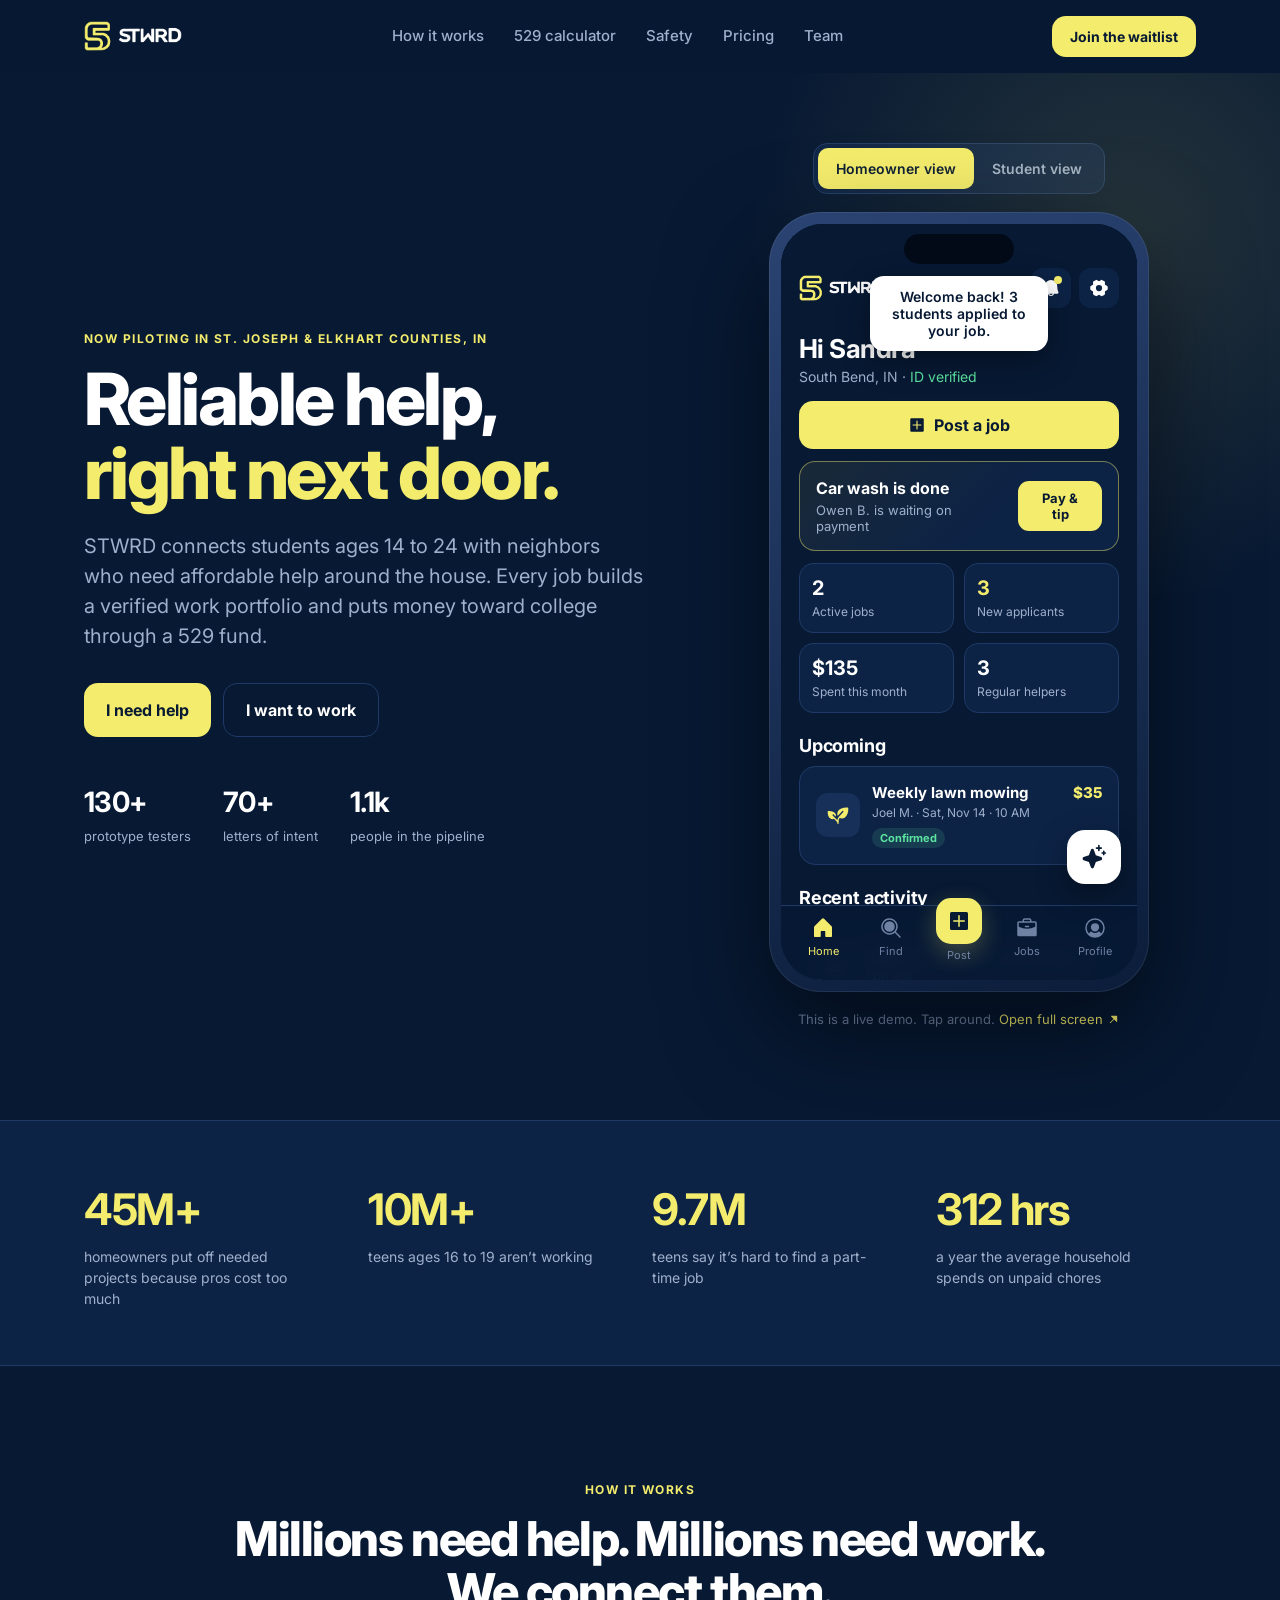
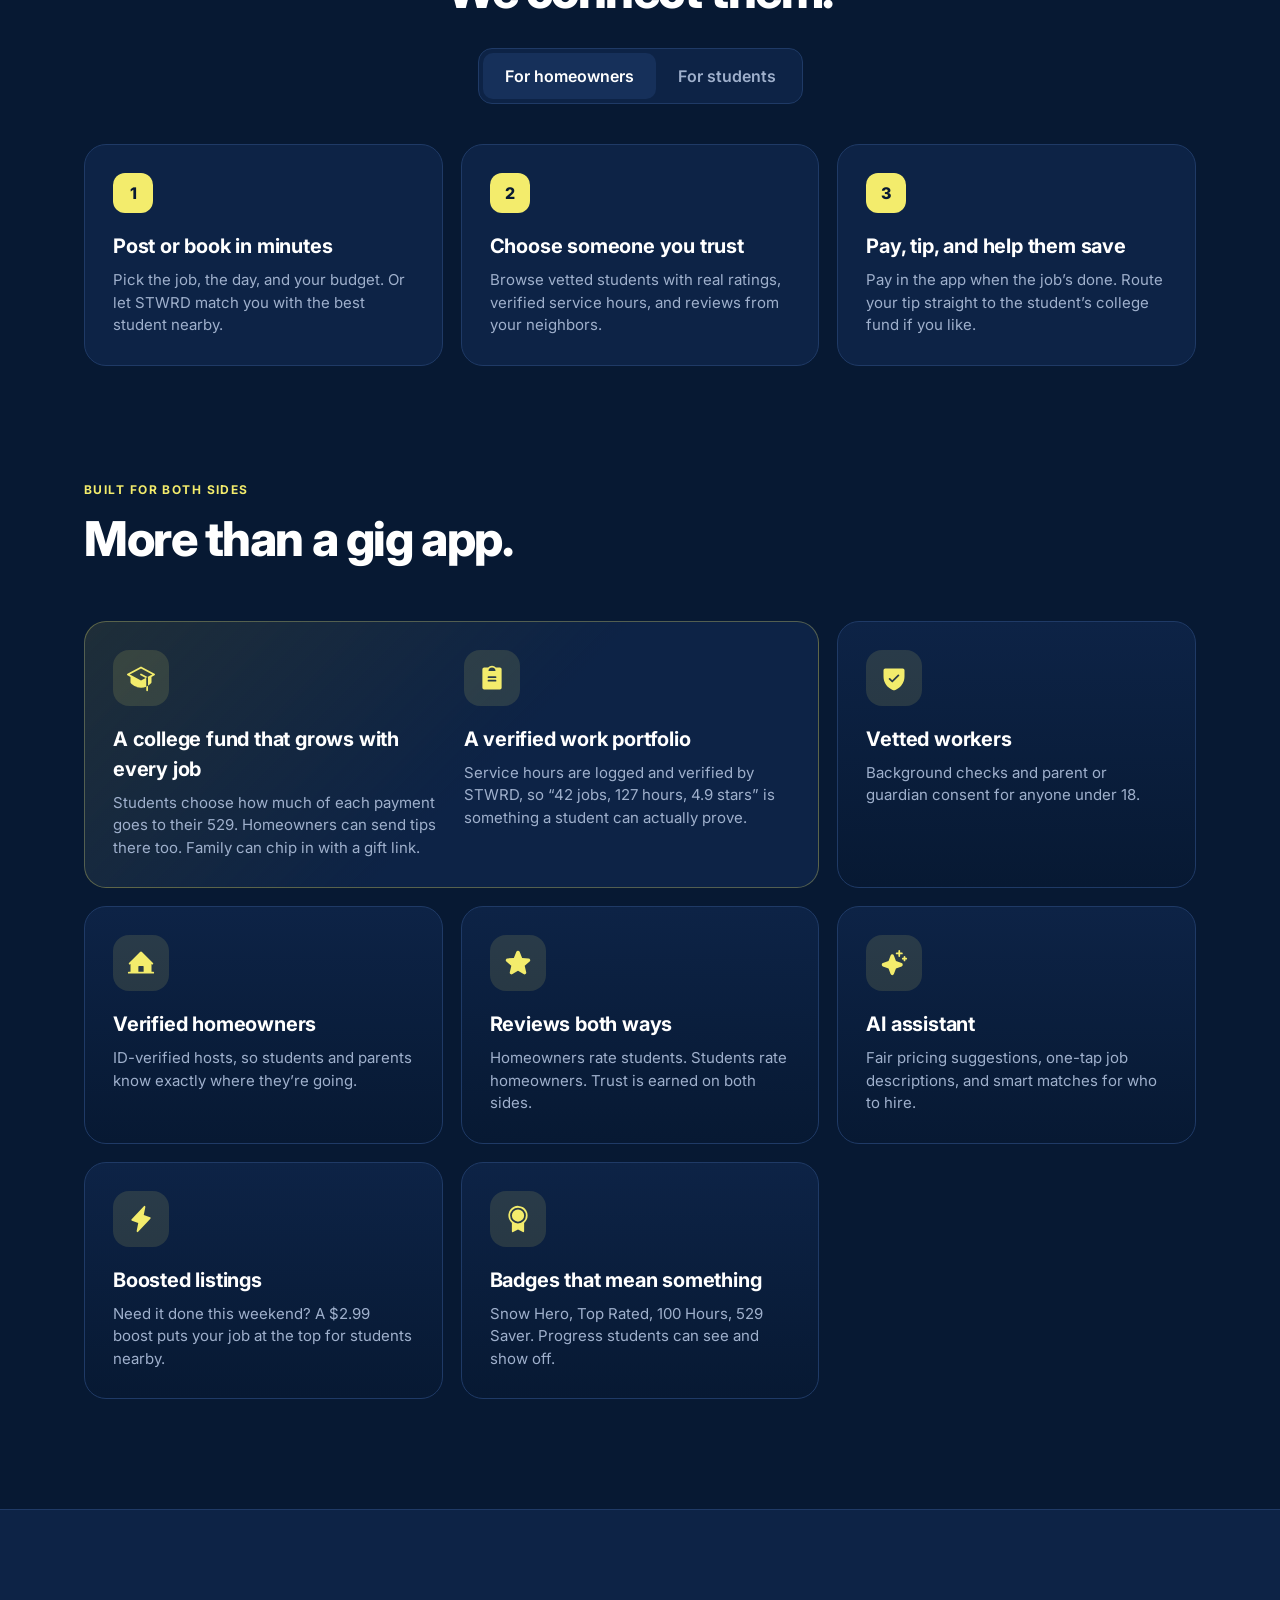
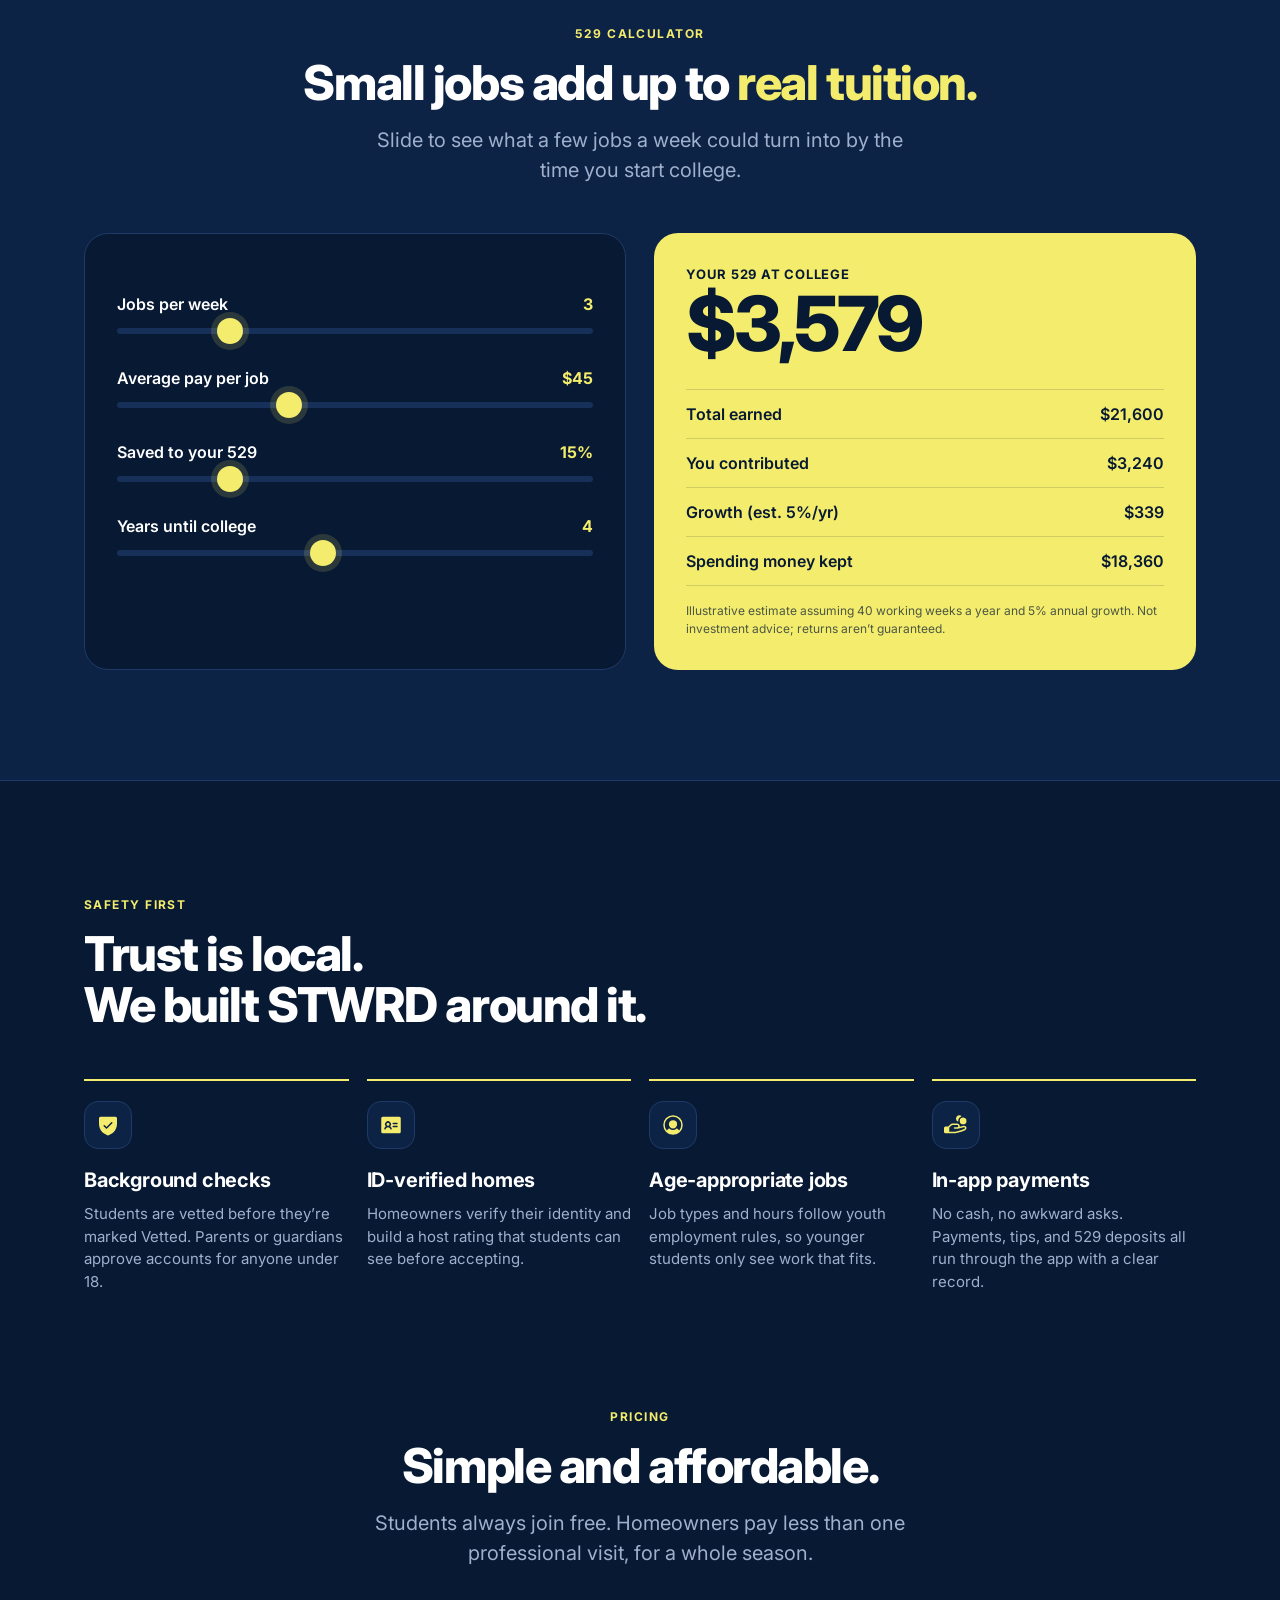
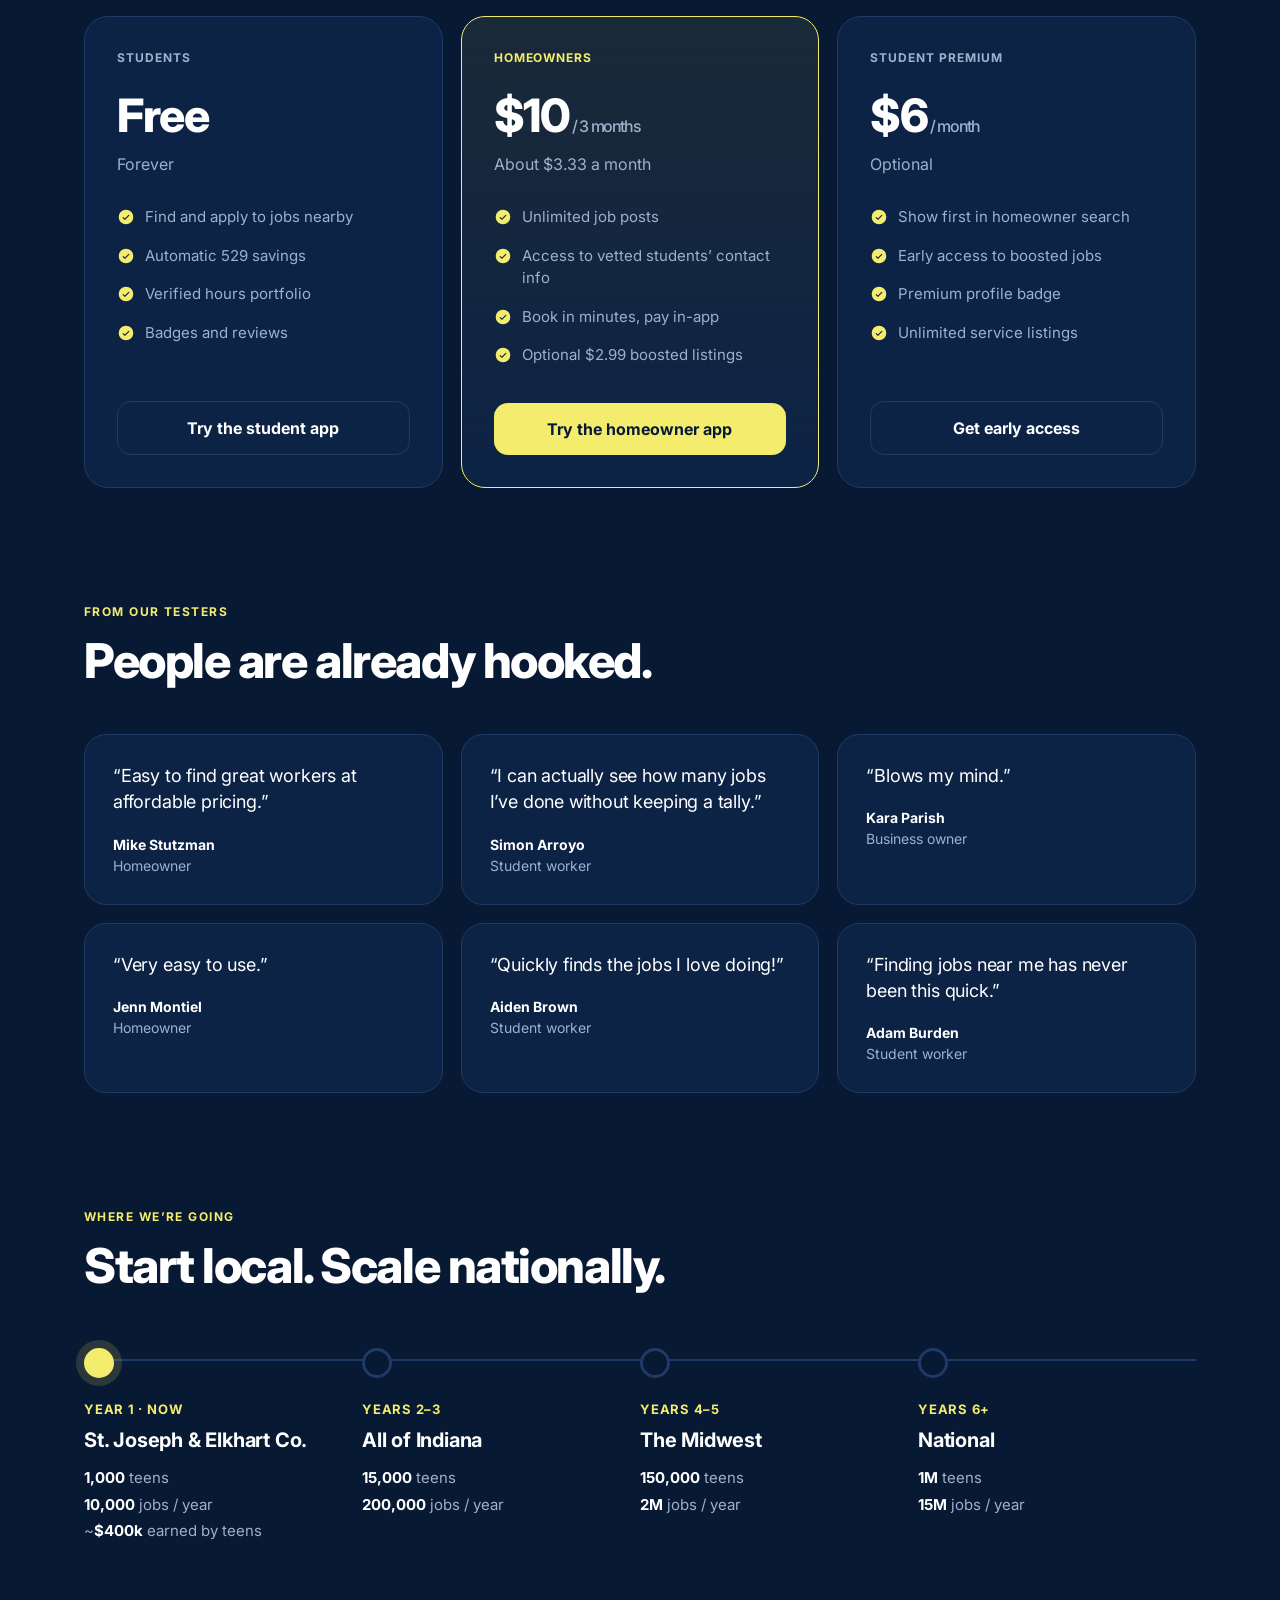
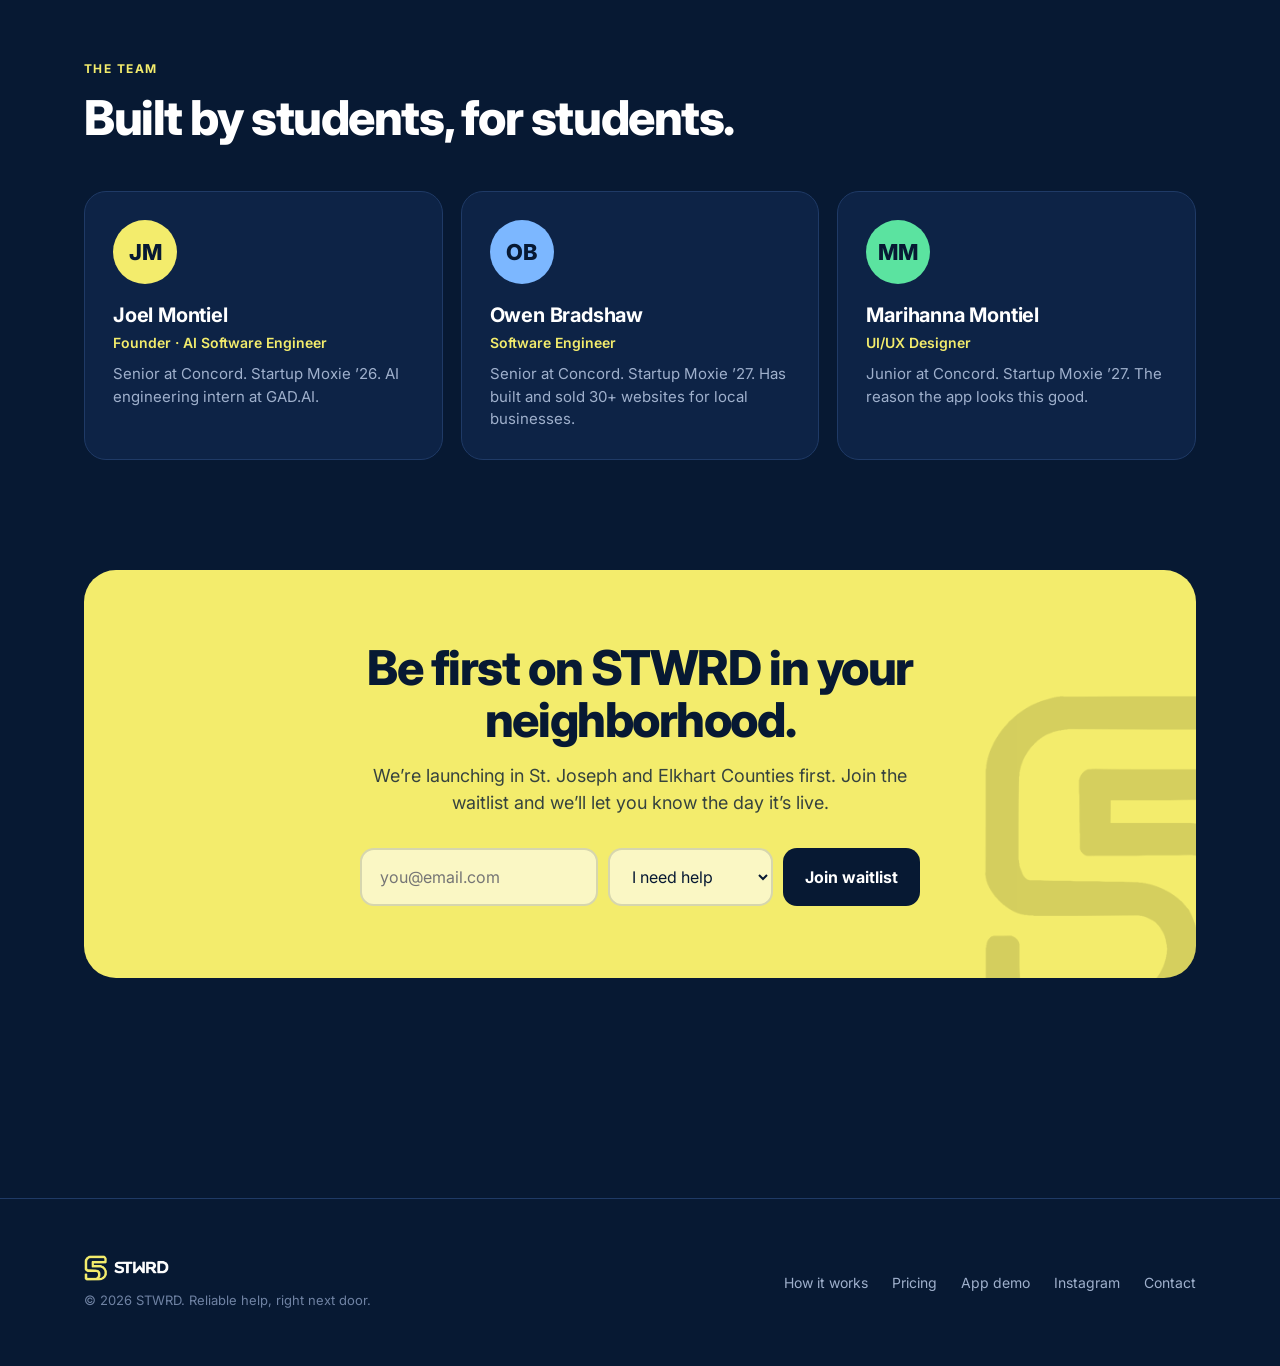
<file: index.html>
<!DOCTYPE html>
<html lang="en">
<head>
<meta charset="UTF-8">
<meta name="viewport" content="width=device-width, initial-scale=1">
<title>STWRD · Reliable help, right next door</title>
<meta name="description" content="STWRD connects students ages 14 to 24 with neighbors who need affordable, reliable help around the house. Every job builds a verified work portfolio and grows the student's 529 college fund.">
<meta name="theme-color" content="#071933">
<meta property="og:title" content="STWRD · Reliable help, right next door">
<meta property="og:description" content="Students earn, save for college, and build a verified work history. Neighbors get help they can trust.">
<meta property="og:image" content="assets/logo-full.png">
<link rel="icon" href="assets/favicon.png">
<link rel="apple-touch-icon" href="assets/favicon.png">
<link rel="preconnect" href="https://fonts.googleapis.com">
<link href="https://fonts.googleapis.com/css2?family=Inter:wght@400;500;600;700;800&display=swap" rel="stylesheet">
<link rel="stylesheet" href="site.css">
</head>
<body>

<nav class="top" id="nav">
  <div class="wrap">
    <a href="#"><img src="assets/logo-full.png" alt="STWRD"></a>
    <div class="links">
      <a href="#how">How it works</a><a href="#fund">529 calculator</a><a href="#trust">Safety</a><a href="#pricing">Pricing</a><a href="#team">Team</a>
    </div>
    <a class="btn" href="#join">Join the waitlist</a>
  </div>
</nav>

<header class="hero">
  <div class="wrap">
    <div>
      <span class="eyebrow">Now piloting in St. Joseph &amp; Elkhart Counties, IN</span>
      <h1>Reliable help,<br><span class="hl">right next door.</span></h1>
      <p class="lead">STWRD connects students ages 14 to 24 with neighbors who need affordable help around the house. Every job builds a verified work portfolio and puts money toward college through a 529 fund.</p>
      <div class="ctas">
        <a class="btn" href="#demo" data-role="homeowner">I need help</a>
        <a class="btn ghost" href="#demo" data-role="student">I want to work</a>
      </div>
      <div class="proof">
        <div><b>130+</b><span>prototype testers</span></div>
        <div><b>70+</b><span>letters of intent</span></div>
        <div><b>1.1k</b><span>people in the pipeline</span></div>
      </div>
    </div>
    <div class="phone-col" id="demo">
      <div class="role-switch" role="tablist" aria-label="Demo view">
        <button class="on" data-role="homeowner" role="tab">Homeowner view</button>
        <button data-role="student" role="tab">Student view</button>
      </div>
      <div class="phone"><iframe id="demoFrame" src="demo.html?role=homeowner&name=Sandra&embed=1" title="STWRD interactive app demo" loading="eager"></iframe></div>
      <div class="phone-hint">This is a live demo. Tap around. <a href="demo.html" target="_blank" rel="noopener" class="hl">Open full screen <svg class="si " viewBox="0 0 256 256" fill="currentColor" aria-hidden="true"><path d="M200,64V168a8,8,0,0,1-13.66,5.66L140,127.31,69.66,197.66a8,8,0,0,1-11.32-11.32L128.69,116,82.34,69.66A8,8,0,0,1,88,56H192A8,8,0,0,1,200,64Z"/></svg></a></div>
    </div>
  </div>
</header>

<div class="band">
  <div class="wrap">
    <div class="reveal"><b>45M+</b><p>homeowners put off needed projects because pros cost too much</p></div>
    <div class="reveal"><b>10M+</b><p>teens ages 16 to 19 aren’t working</p></div>
    <div class="reveal"><b>9.7M</b><p>teens say it’s hard to find a part-time job</p></div>
    <div class="reveal"><b>312 hrs</b><p>a year the average household spends on unpaid chores</p></div>
  </div>
</div>

<section id="how">
  <div class="wrap center">
    <span class="eyebrow">How it works</span>
    <h2>Millions need help. Millions need work.<br>We connect them.</h2>
    <div class="how-tabs" role="tablist">
      <button class="on" data-how="home">For homeowners</button>
      <button data-how="student">For students</button>
    </div>
    <div class="steps" data-how-panel="home">
      <div class="step reveal"><div class="n">1</div><h3>Post or book in minutes</h3><p>Pick the job, the day, and your budget. Or let STWRD match you with the best student nearby.</p></div>
      <div class="step reveal"><div class="n">2</div><h3>Choose someone you trust</h3><p>Browse vetted students with real ratings, verified service hours, and reviews from your neighbors.</p></div>
      <div class="step reveal"><div class="n">3</div><h3>Pay, tip, and help them save</h3><p>Pay in the app when the job’s done. Route your tip straight to the student’s college fund if you like.</p></div>
    </div>
    <div class="steps" data-how-panel="student" hidden>
      <div class="step reveal in"><div class="n">1</div><h3>Find jobs near you</h3><p>Mowing, snow, car washes, yard work, pet care. Filter by distance, pay, and verified homes.</p></div>
      <div class="step reveal in"><div class="n">2</div><h3>Do great work, get rated</h3><p>Every completed job adds verified hours and badges to a portfolio you can show colleges and employers.</p></div>
      <div class="step reveal in"><div class="n">3</div><h3>Earn now, save for later</h3><p>Pick a percent of each job to send to your 529 automatically. Watch your college fund grow with every job.</p></div>
    </div>
  </div>
</section>

<section style="padding-top:0">
  <div class="wrap">
    <span class="eyebrow">Built for both sides</span>
    <h2>More than a gig app.</h2>
    <div class="features">
      <div class="feat big reveal">
        <div><div class="e"><svg class="si " viewBox="0 0 256 256" fill="currentColor" aria-hidden="true"><path d="M176,207.24a119,119,0,0,0,16-7.73V240a8,8,0,0,1-16,0Zm11.76-88.43-56-29.87a8,8,0,0,0-7.52,14.12L171,128l17-9.06Zm64-29.87-120-64a8,8,0,0,0-7.52,0l-120,64a8,8,0,0,0,0,14.12L32,117.87v48.42a15.91,15.91,0,0,0,4.06,10.65C49.16,191.53,78.51,216,128,216a130,130,0,0,0,48-8.76V130.67L171,128l-43,22.93L43.83,106l0,0L25,96,128,41.07,231,96l-18.78,10-.06,0L188,118.94a8,8,0,0,1,4,6.93v73.64a115.63,115.63,0,0,0,27.94-22.57A15.91,15.91,0,0,0,224,166.29V117.87l27.76-14.81a8,8,0,0,0,0-14.12Z"/></svg></div><h3>A college fund that grows with every job</h3><p>Students choose how much of each payment goes to their 529. Homeowners can send tips there too. Family can chip in with a gift link.</p></div>
        <div><div class="e"><svg class="si " viewBox="0 0 256 256" fill="currentColor" aria-hidden="true"><path d="M200,32H163.74a47.92,47.92,0,0,0-71.48,0H56A16,16,0,0,0,40,48V216a16,16,0,0,0,16,16H200a16,16,0,0,0,16-16V48A16,16,0,0,0,200,32Zm-72,0a32,32,0,0,1,32,32H96A32,32,0,0,1,128,32Zm32,128H96a8,8,0,0,1,0-16h64a8,8,0,0,1,0,16Zm0-32H96a8,8,0,0,1,0-16h64a8,8,0,0,1,0,16Z"/></svg></div><h3>A verified work portfolio</h3><p>Service hours are logged and verified by STWRD, so “42 jobs, 127 hours, 4.9 stars” is something a student can actually prove.</p></div>
      </div>
      <div class="feat reveal"><div class="e"><svg class="si " viewBox="0 0 256 256" fill="currentColor" aria-hidden="true"><path d="M208,40H48A16,16,0,0,0,32,56v56c0,52.72,25.52,84.67,46.93,102.19,23.06,18.86,46,25.26,47,25.53a8,8,0,0,0,4.2,0c1-.27,23.91-6.67,47-25.53C198.48,196.67,224,164.72,224,112V56A16,16,0,0,0,208,40Zm-34.32,69.66-56,56a8,8,0,0,1-11.32,0l-24-24a8,8,0,0,1,11.32-11.32L112,148.69l50.34-50.35a8,8,0,0,1,11.32,11.32Z"/></svg></div><h3>Vetted workers</h3><p>Background checks and parent or guardian consent for anyone under 18.</p></div>
      <div class="feat reveal"><div class="e"><svg class="si " viewBox="0 0 256 256" fill="currentColor" aria-hidden="true"><path d="M240,208H224V136l2.34,2.34A8,8,0,0,0,237.66,127L139.31,28.68a16,16,0,0,0-22.62,0L18.34,127a8,8,0,0,0,11.32,11.31L32,136v72H16a8,8,0,0,0,0,16H240a8,8,0,0,0,0-16Zm-88,0H104V160a4,4,0,0,1,4-4h40a4,4,0,0,1,4,4Z"/></svg></div><h3>Verified homeowners</h3><p>ID-verified hosts, so students and parents know exactly where they’re going.</p></div>
      <div class="feat reveal"><div class="e"><svg class="si " viewBox="0 0 256 256" fill="currentColor" aria-hidden="true"><path d="M234.29,114.85l-45,38.83L203,211.75a16.4,16.4,0,0,1-24.5,17.82L128,198.49,77.47,229.57A16.4,16.4,0,0,1,53,211.75l13.76-58.07-45-38.83A16.46,16.46,0,0,1,31.08,86l59-4.76,22.76-55.08a16.36,16.36,0,0,1,30.27,0l22.75,55.08,59,4.76a16.46,16.46,0,0,1,9.37,28.86Z"/></svg></div><h3>Reviews both ways</h3><p>Homeowners rate students. Students rate homeowners. Trust is earned on both sides.</p></div>
      <div class="feat reveal"><div class="e"><svg class="si " viewBox="0 0 256 256" fill="currentColor" aria-hidden="true"><path d="M208,144a15.78,15.78,0,0,1-10.42,14.94L146,178l-19,51.62a15.92,15.92,0,0,1-29.88,0L78,178l-51.62-19a15.92,15.92,0,0,1,0-29.88L78,110l19-51.62a15.92,15.92,0,0,1,29.88,0L146,110l51.62,19A15.78,15.78,0,0,1,208,144ZM152,48h16V64a8,8,0,0,0,16,0V48h16a8,8,0,0,0,0-16H184V16a8,8,0,0,0-16,0V32H152a8,8,0,0,0,0,16Zm88,32h-8V72a8,8,0,0,0-16,0v8h-8a8,8,0,0,0,0,16h8v8a8,8,0,0,0,16,0V96h8a8,8,0,0,0,0-16Z"/></svg></div><h3>AI assistant</h3><p>Fair pricing suggestions, one-tap job descriptions, and smart matches for who to hire.</p></div>
      <div class="feat reveal"><div class="e"><svg class="si " viewBox="0 0 256 256" fill="currentColor" aria-hidden="true"><path d="M213.85,125.46l-112,120a8,8,0,0,1-13.69-7l14.66-73.33L45.19,143.49a8,8,0,0,1-3-13l112-120a8,8,0,0,1,13.69,7L153.18,90.9l57.63,21.61a8,8,0,0,1,3,12.95Z"/></svg></div><h3>Boosted listings</h3><p>Need it done this weekend? A $2.99 boost puts your job at the top for students nearby.</p></div>
      <div class="feat reveal"><div class="e"><svg class="si " viewBox="0 0 256 256" fill="currentColor" aria-hidden="true"><path d="M216,96A88,88,0,1,0,72,163.83V240a8,8,0,0,0,11.58,7.16L128,225l44.43,22.21A8.07,8.07,0,0,0,176,248a8,8,0,0,0,8-8V163.83A87.85,87.85,0,0,0,216,96ZM56,96a72,72,0,1,1,72,72A72.08,72.08,0,0,1,56,96Zm16,0a56,56,0,1,1,56,56A56.06,56.06,0,0,1,72,96Z"/></svg></div><h3>Badges that mean something</h3><p>Snow Hero, Top Rated, 100 Hours, 529 Saver. Progress students can see and show off.</p></div>
    </div>
  </div>
</section>

<section id="fund" style="background:var(--navy-2);border-top:1px solid var(--line);border-bottom:1px solid var(--line)">
  <div class="wrap">
    <div class="center"><span class="eyebrow">529 calculator</span><h2>Small jobs add up to <span class="hl">real tuition.</span></h2><p class="lead">Slide to see what a few jobs a week could turn into by the time you start college.</p></div>
    <div class="calc">
      <div class="card" style="background:var(--navy)">
        <div class="slider"><div class="top"><span>Jobs per week</span><b id="vJobs">3</b></div><input type="range" id="cJobs" min="1" max="10" value="3"></div>
        <div class="slider"><div class="top"><span>Average pay per job</span><b id="vPay">$45</b></div><input type="range" id="cPay" min="15" max="100" step="5" value="45"></div>
        <div class="slider"><div class="top"><span>Saved to your 529</span><b id="vPct">15%</b></div><input type="range" id="cPct" min="5" max="50" step="5" value="15"></div>
        <div class="slider"><div class="top"><span>Years until college</span><b id="vYrs">4</b></div><input type="range" id="cYrs" min="1" max="8" value="4"></div>
      </div>
      <div class="card result">
        <div><div style="font-weight:700;letter-spacing:.06em;font-size:13px">YOUR 529 AT COLLEGE</div><div class="big" id="rFund">$0</div></div>
        <div>
          <div class="rows">
            <div><span>Total earned</span><span id="rEarn">$0</span></div>
            <div><span>You contributed</span><span id="rIn">$0</span></div>
            <div><span>Growth (est. 5%/yr)</span><span id="rGrow">$0</span></div>
            <div><span>Spending money kept</span><span id="rKeep">$0</span></div>
          </div>
          <small>Illustrative estimate assuming 40 working weeks a year and 5% annual growth. Not investment advice; returns aren’t guaranteed.</small>
        </div>
      </div>
    </div>
  </div>
</section>

<section id="trust">
  <div class="wrap">
    <span class="eyebrow">Safety first</span>
    <h2>Trust is local.<br>We built STWRD around it.</h2>
    <div class="trust">
      <div class="t reveal"><div class="ti"><svg class="si " viewBox="0 0 256 256" fill="currentColor" aria-hidden="true"><path d="M208,40H48A16,16,0,0,0,32,56v56c0,52.72,25.52,84.67,46.93,102.19,23.06,18.86,46,25.26,47,25.53a8,8,0,0,0,4.2,0c1-.27,23.91-6.67,47-25.53C198.48,196.67,224,164.72,224,112V56A16,16,0,0,0,208,40Zm-34.32,69.66-56,56a8,8,0,0,1-11.32,0l-24-24a8,8,0,0,1,11.32-11.32L112,148.69l50.34-50.35a8,8,0,0,1,11.32,11.32Z"/></svg></div><h3>Background checks</h3><p>Students are vetted before they’re marked Vetted. Parents or guardians approve accounts for anyone under 18.</p></div>
      <div class="t reveal"><div class="ti"><svg class="si " viewBox="0 0 256 256" fill="currentColor" aria-hidden="true"><path d="M112,120a16,16,0,1,1-16-16A16,16,0,0,1,112,120ZM232,56V200a16,16,0,0,1-16,16H40a16,16,0,0,1-16-16V56A16,16,0,0,1,40,40H216A16,16,0,0,1,232,56ZM135.75,166a39.76,39.76,0,0,0-17.19-23.34,32,32,0,1,0-45.12,0A39.84,39.84,0,0,0,56.25,166a8,8,0,0,0,15.5,4c2.64-10.25,13.06-18,24.25-18s21.62,7.73,24.25,18a8,8,0,1,0,15.5-4ZM200,144a8,8,0,0,0-8-8H152a8,8,0,0,0,0,16h40A8,8,0,0,0,200,144Zm0-32a8,8,0,0,0-8-8H152a8,8,0,0,0,0,16h40A8,8,0,0,0,200,112Z"/></svg></div><h3>ID-verified homes</h3><p>Homeowners verify their identity and build a host rating that students can see before accepting.</p></div>
      <div class="t reveal"><div class="ti"><svg class="si " viewBox="0 0 256 256" fill="currentColor" aria-hidden="true"><path d="M172,120a44,44,0,1,1-44-44A44.05,44.05,0,0,1,172,120Zm60,8A104,104,0,1,1,128,24,104.11,104.11,0,0,1,232,128Zm-16,0a88.09,88.09,0,0,0-91.47-87.93C77.43,41.89,39.87,81.12,40,128.25a87.65,87.65,0,0,0,22.24,58.16A79.71,79.71,0,0,1,84,165.1a4,4,0,0,1,4.83.32,59.83,59.83,0,0,0,78.28,0,4,4,0,0,1,4.83-.32,79.71,79.71,0,0,1,21.79,21.31A87.62,87.62,0,0,0,216,128Z"/></svg></div><h3>Age-appropriate jobs</h3><p>Job types and hours follow youth employment rules, so younger students only see work that fits.</p></div>
      <div class="t reveal"><div class="ti"><svg class="si " viewBox="0 0 256 256" fill="currentColor" aria-hidden="true"><path d="M128.09,57.38a36,36,0,0,1,55.17-27.82,4,4,0,0,1-.56,7A52.06,52.06,0,0,0,152,84c0,1.17,0,2.34.12,3.49a4,4,0,0,1-6,3.76A36,36,0,0,1,128.09,57.38ZM240,160.61a24.47,24.47,0,0,1-13.6,22l-.44.2-38.83,16.54a6.94,6.94,0,0,1-1.19.4l-64,16A7.93,7.93,0,0,1,120,216H16A16,16,0,0,1,0,200V160a16,16,0,0,1,16-16H44.69l22.62-22.63A31.82,31.82,0,0,1,89.94,112H140a28,28,0,0,1,27.25,34.45l41.84-9.62A24.61,24.61,0,0,1,240,160.61Zm-16,0a8.61,8.61,0,0,0-10.87-8.3l-.31.08-67,15.41a8.32,8.32,0,0,1-1.79.2H112a8,8,0,0,1,0-16h28a12,12,0,0,0,0-24H89.94a15.86,15.86,0,0,0-11.31,4.69L56,155.31V200h63l62.43-15.61,38-16.18A8.56,8.56,0,0,0,224,160.61ZM168,84a36,36,0,1,0,36-36A36,36,0,0,0,168,84Z"/></svg></div><h3>In-app payments</h3><p>No cash, no awkward asks. Payments, tips, and 529 deposits all run through the app with a clear record.</p></div>
    </div>
  </div>
</section>

<section id="pricing" style="padding-top:0">
  <div class="wrap center">
    <span class="eyebrow">Pricing</span>
    <h2>Simple and affordable.</h2>
    <p class="lead">Students always join free. Homeowners pay less than one professional visit, for a whole season.</p>
    <div class="prices">
      <div class="price reveal"><span class="tag">Students</span><div class="amt">Free</div><span style="color:var(--mute)">Forever</span>
        <ul><li>Find and apply to jobs nearby</li><li>Automatic 529 savings</li><li>Verified hours portfolio</li><li>Badges and reviews</li></ul>
        <a class="btn ghost" href="#demo" data-role="student">Try the student app</a></div>
      <div class="price hot reveal"><span class="tag">Homeowners</span><div class="amt">$10<small> / 3 months</small></div><span style="color:var(--mute)">About $3.33 a month</span>
        <ul><li>Unlimited job posts</li><li>Access to vetted students’ contact info</li><li>Book in minutes, pay in-app</li><li>Optional $2.99 boosted listings</li></ul>
        <a class="btn" href="#demo" data-role="homeowner">Try the homeowner app</a></div>
      <div class="price reveal"><span class="tag">Student Premium</span><div class="amt">$6<small> / month</small></div><span style="color:var(--mute)">Optional</span>
        <ul><li>Show first in homeowner search</li><li>Early access to boosted jobs</li><li>Premium profile badge</li><li>Unlimited service listings</li></ul>
        <a class="btn ghost" href="#join">Get early access</a></div>
    </div>
  </div>
</section>

<section style="padding-top:0">
  <div class="wrap">
    <span class="eyebrow">From our testers</span>
    <h2>People are already hooked.</h2>
    <div class="quotes">
      <div class="quote reveal"><p>“Easy to find great workers at affordable pricing.”</p><div class="who"><b>Mike Stutzman</b>Homeowner</div></div>
      <div class="quote reveal"><p>“I can actually see how many jobs I’ve done without keeping a tally.”</p><div class="who"><b>Simon Arroyo</b>Student worker</div></div>
      <div class="quote reveal"><p>“Blows my mind.”</p><div class="who"><b>Kara Parish</b>Business owner</div></div>
      <div class="quote reveal"><p>“Very easy to use.”</p><div class="who"><b>Jenn Montiel</b>Homeowner</div></div>
      <div class="quote reveal"><p>“Quickly finds the jobs I love doing!”</p><div class="who"><b>Aiden Brown</b>Student worker</div></div>
      <div class="quote reveal"><p>“Finding jobs near me has never been this quick.”</p><div class="who"><b>Adam Burden</b>Student worker</div></div>
    </div>
  </div>
</section>

<section style="padding-top:0">
  <div class="wrap">
    <span class="eyebrow">Where we’re going</span>
    <h2>Start local. Scale nationally.</h2>
    <div class="road">
      <div class="m now reveal"><div class="when">Year 1 · Now</div><h3>St. Joseph &amp; Elkhart Co.</h3><ul><li><b>1,000</b> teens</li><li><b>10,000</b> jobs / year</li><li>~<b>$400k</b> earned by teens</li></ul></div>
      <div class="m reveal"><div class="when">Years 2–3</div><h3>All of Indiana</h3><ul><li><b>15,000</b> teens</li><li><b>200,000</b> jobs / year</li></ul></div>
      <div class="m reveal"><div class="when">Years 4–5</div><h3>The Midwest</h3><ul><li><b>150,000</b> teens</li><li><b>2M</b> jobs / year</li></ul></div>
      <div class="m reveal"><div class="when">Years 6+</div><h3>National</h3><ul><li><b>1M</b> teens</li><li><b>15M</b> jobs / year</li></ul></div>
    </div>
  </div>
</section>

<section id="team" style="padding-top:0">
  <div class="wrap">
    <span class="eyebrow">The team</span>
    <h2>Built by students, for students.</h2>
    <div class="team">
      <div class="member reveal"><div class="av" style="background:#F3EC6C">JM</div><h3>Joel Montiel</h3><div class="r">Founder · AI Software Engineer</div><p>Senior at Concord. Startup Moxie ’26. AI engineering intern at GAD.AI.</p></div>
      <div class="member reveal"><div class="av" style="background:#7cb7ff">OB</div><h3>Owen Bradshaw</h3><div class="r">Software Engineer</div><p>Senior at Concord. Startup Moxie ’27. Has built and sold 30+ websites for local businesses.</p></div>
      <div class="member reveal"><div class="av" style="background:#5be3a0">MM</div><h3>Marihanna Montiel</h3><div class="r">UI/UX Designer</div><p>Junior at Concord. Startup Moxie ’27. The reason the app looks this good.</p></div>
    </div>
  </div>
</section>

<section id="join" style="padding-top:0">
  <div class="wrap">
    <div class="cta reveal">
      <img class="mark" src="assets/logo-mark.png" alt="">
      <h2>Be first on STWRD in your neighborhood.</h2>
      <p>We’re launching in St. Joseph and Elkhart Counties first. Join the waitlist and we’ll let you know the day it’s live.</p>
      <form id="waitlist">
        <input type="email" name="email" placeholder="you@email.com" required aria-label="Email">
        <select name="role" aria-label="I am a"><option value="homeowner">I need help</option><option value="student">I want to work</option><option value="parent">I’m a parent</option></select>
        <button class="btn" type="submit">Join waitlist</button>
      </form>
      <div class="ok" id="ok"><svg class="si " viewBox="0 0 256 256" fill="currentColor" aria-hidden="true"><path d="M111.49,52.63a15.8,15.8,0,0,0-26,5.77L33,202.78A15.83,15.83,0,0,0,47.76,224a16,16,0,0,0,5.46-1l144.37-52.5a15.8,15.8,0,0,0,5.78-26ZM65.14,161.13l19.2-52.79,63.32,63.32-52.8,19.2ZM160,72a37.8,37.8,0,0,1,3.84-15.58C169.14,45.83,179.14,40,192,40c6.7,0,11-2.29,13.65-7.21A22,22,0,0,0,208,23.94,8,8,0,0,1,224,24c0,12.86-8.52,32-32,32-6.7,0-11,2.29-13.65,7.21A22,22,0,0,0,176,72.06,8,8,0,0,1,160,72ZM136,40V16a8,8,0,0,1,16,0V40a8,8,0,0,1-16,0Zm101.66,82.34a8,8,0,1,1-11.32,11.31l-16-16a8,8,0,0,1,11.32-11.32Zm4.87-42.75-24,8a8,8,0,0,1-5.06-15.18l24-8a8,8,0,0,1,5.06,15.18Z"/></svg> You’re on the list. We’ll be in touch.</div>
    </div>
  </div>
</section>

<footer>
  <div class="wrap">
    <div><img src="assets/logo-full.png" alt="STWRD"><small>© 2026 STWRD. Reliable help, right next door.</small></div>
    <div class="links"><a href="#how">How it works</a><a href="#pricing">Pricing</a><a href="demo.html">App demo</a><a href="https://instagram.com/stwrdapp" target="_blank" rel="noopener">Instagram</a><a href="mailto:hello@stwrd.net">Contact</a></div>
  </div>
</footer>

<script src="site.js"></script>
</body>
</html>
</file>
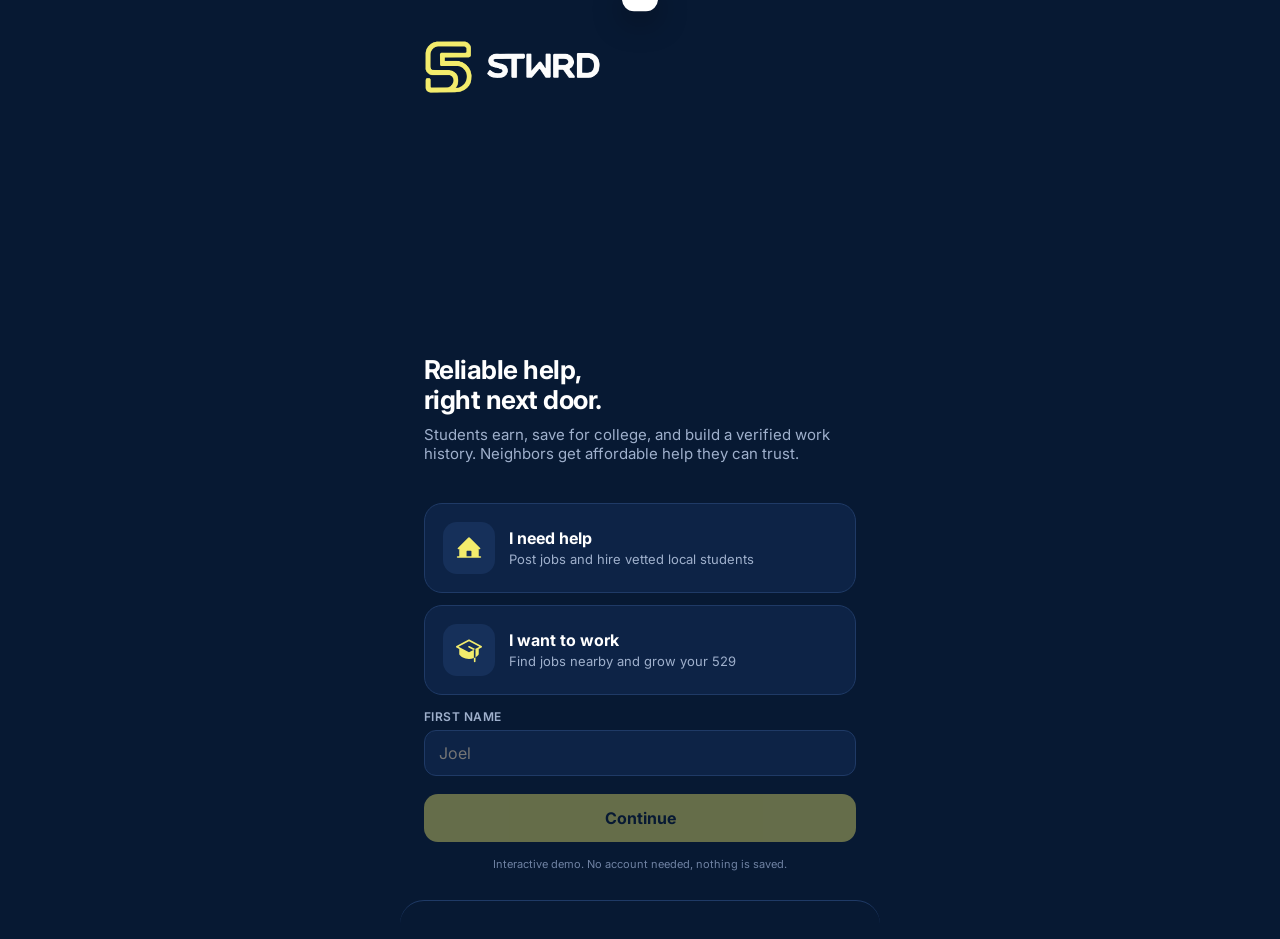
<file: demo.html>
<!DOCTYPE html>
<html lang="en">
<head>
<meta charset="UTF-8">
<meta name="viewport" content="width=device-width, initial-scale=1, viewport-fit=cover">
<title>STWRD App Demo</title>
<meta name="theme-color" content="#071933">
<link rel="icon" href="assets/favicon.png">
<link rel="preconnect" href="https://fonts.googleapis.com">
<link href="https://fonts.googleapis.com/css2?family=Inter:wght@400;500;600;700;800&display=swap" rel="stylesheet">
<link rel="stylesheet" href="demo.css">
</head>
<body>
<div id="app"></div>
<script src="icons.js"></script>
<script src="demo.js"></script>
</body>
</html>
</file>
<file: site.css>
[hidden]{display:none!important}
:root{
  --navy:#071933;--navy-2:#0d2346;--navy-3:#16305a;--line:#1f3a66;
  --yellow:#F3EC6C;--white:#fff;--mute:#9fb0cc;--mute-2:#6f82a3;--green:#5be3a0;
  --font:'Inter',system-ui,-apple-system,Segoe UI,Roboto,sans-serif;--max:1160px;
}
*{box-sizing:border-box;margin:0;padding:0}
html{scroll-behavior:smooth}
body{font-family:var(--font);background:var(--navy);color:var(--white);-webkit-font-smoothing:antialiased;line-height:1.5}
a{color:inherit;text-decoration:none}
button{font:inherit;color:inherit;background:none;border:0;cursor:pointer}
img{max-width:100%;display:block}
.wrap{max-width:var(--max);margin:0 auto;padding:0 24px}
.btn{display:inline-flex;align-items:center;justify-content:center;gap:8px;padding:14px 22px;border-radius:14px;font-weight:700;background:var(--yellow);color:var(--navy);transition:transform .15s,box-shadow .15s}
.btn:hover{transform:translateY(-2px);box-shadow:0 10px 30px rgba(243,236,108,.25)}
.btn.ghost{background:transparent;color:var(--white);border:1px solid var(--line)}
.btn.ghost:hover{border-color:var(--mute);box-shadow:none}
.eyebrow{display:inline-block;font-size:12px;font-weight:700;letter-spacing:.12em;text-transform:uppercase;color:var(--yellow);margin-bottom:14px}
h1{font-size:clamp(40px,6vw,72px);line-height:1.02;letter-spacing:-.035em;font-weight:800}
h2{font-size:clamp(30px,4vw,48px);line-height:1.08;letter-spacing:-.03em;font-weight:800}
h3{font-size:20px;letter-spacing:-.01em}
.lead{font-size:clamp(17px,1.6vw,20px);color:var(--mute);max-width:560px}
.hl{color:var(--yellow)}
section{padding:110px 0}
.center{text-align:center}.center .lead{margin:16px auto 0}

/* nav */
nav.top{position:sticky;top:0;z-index:50;background:rgba(7,25,51,.82);backdrop-filter:blur(14px);border-bottom:1px solid transparent;transition:border-color .2s}
nav.top.scrolled{border-color:var(--line)}
nav.top .wrap{display:flex;align-items:center;justify-content:space-between;height:72px}
nav.top img{height:30px}
nav.top .links{display:flex;gap:30px;font-size:15px;color:var(--mute);font-weight:500}
nav.top .links a:hover{color:var(--white)}
nav.top .btn{padding:10px 18px;font-size:14px}
@media(max-width:860px){nav.top .links{display:none}}

/* hero */
.hero{padding:70px 0 90px;position:relative;overflow:hidden}
.hero::before{content:'';position:absolute;width:900px;height:900px;right:-300px;top:-300px;background:radial-gradient(circle,rgba(243,236,108,.12),transparent 60%);pointer-events:none}
.hero .wrap{display:grid;grid-template-columns:1.1fr .9fr;gap:60px;align-items:center}
.hero .lead{margin-top:22px}
.hero .ctas{display:flex;gap:12px;margin-top:32px;flex-wrap:wrap}
.hero .proof{display:flex;gap:32px;margin-top:44px;flex-wrap:wrap}
.hero .proof b{display:block;font-size:28px;letter-spacing:-.02em}
.hero .proof span{font-size:13px;color:var(--mute)}
@media(max-width:960px){.hero .wrap{grid-template-columns:1fr}.phone-col{order:2}}

/* phone */
.phone-col{display:flex;flex-direction:column;align-items:center;gap:18px}
.phone{width:min(380px,92vw);height:780px;border-radius:52px;padding:12px;background:linear-gradient(160deg,#2a4372,#0b1d3a);box-shadow:0 40px 100px rgba(0,0,0,.5),inset 0 0 0 1px rgba(255,255,255,.08);position:relative}
.phone::before{content:'';position:absolute;top:22px;left:50%;transform:translateX(-50%);width:110px;height:30px;border-radius:20px;background:#020a18;z-index:2}
.phone iframe{width:100%;height:100%;border:0;border-radius:42px;background:var(--navy);display:block}
.role-switch{display:flex;background:var(--navy-2);border:1px solid var(--line);border-radius:14px;padding:4px}
.role-switch button{padding:10px 18px;border-radius:10px;font-size:14px;font-weight:600;color:var(--mute)}
.role-switch button.on{background:var(--yellow);color:var(--navy)}
.phone-hint{font-size:13px;color:var(--mute-2)}
@media(max-width:480px){.phone{height:700px}}

/* stats band */
.band{border-top:1px solid var(--line);border-bottom:1px solid var(--line);padding:56px 0;background:var(--navy-2)}
.band .wrap{display:grid;grid-template-columns:repeat(4,1fr);gap:24px}
.band b{display:block;font-size:clamp(30px,3.4vw,44px);letter-spacing:-.03em;color:var(--yellow)}
.band p{color:var(--mute);font-size:14px;margin-top:4px;max-width:230px}
@media(max-width:860px){.band .wrap{grid-template-columns:1fr 1fr}}

/* how it works */
.how-tabs{display:inline-flex;margin-top:32px;background:var(--navy-2);border:1px solid var(--line);border-radius:14px;padding:4px}
.how-tabs button{padding:11px 22px;border-radius:10px;font-weight:600;color:var(--mute)}
.how-tabs button.on{background:var(--navy-3);color:var(--white)}
.steps{display:grid;grid-template-columns:repeat(3,1fr);gap:18px;margin-top:40px;text-align:left}
.step{background:var(--navy-2);border:1px solid var(--line);border-radius:22px;padding:28px}
.step .n{width:40px;height:40px;border-radius:12px;background:var(--yellow);color:var(--navy);font-weight:800;display:grid;place-items:center;margin-bottom:18px}
.step p{color:var(--mute);margin-top:8px;font-size:15px}
@media(max-width:860px){.steps{grid-template-columns:1fr}}

/* features */
.features{display:grid;grid-template-columns:repeat(3,1fr);gap:18px;margin-top:56px}
.feat{border:1px solid var(--line);border-radius:22px;padding:28px;background:linear-gradient(180deg,var(--navy-2),var(--navy));transition:border-color .2s,transform .2s}
.feat:hover{border-color:var(--mute-2);transform:translateY(-3px)}
.feat .e{font-size:30px;margin-bottom:16px}
.feat p{color:var(--mute);font-size:15px;margin-top:8px}
.feat.big{grid-column:span 2;display:grid;grid-template-columns:1fr 1fr;gap:24px;align-items:start;background:linear-gradient(135deg,rgba(243,236,108,.1),var(--navy-2) 55%);border-color:rgba(243,236,108,.3)}
@media(max-width:960px){.features{grid-template-columns:1fr 1fr}.feat.big{grid-column:span 2}}
@media(max-width:640px){.features{grid-template-columns:1fr}.feat.big{grid-column:span 1;grid-template-columns:1fr}}

/* calculator */
.calc{display:grid;grid-template-columns:1fr 1fr;gap:28px;margin-top:48px;align-items:stretch}
.calc .card{background:var(--navy-2);border:1px solid var(--line);border-radius:24px;padding:32px}
.slider{margin-top:26px}
.slider .top{display:flex;justify-content:space-between;font-weight:600}
.slider .top b{color:var(--yellow)}
.slider input{width:100%;margin-top:12px;-webkit-appearance:none;appearance:none;height:6px;border-radius:9px;background:var(--navy-3);outline:none}
.slider input::-webkit-slider-thumb{-webkit-appearance:none;width:26px;height:26px;border-radius:50%;background:var(--yellow);cursor:pointer;box-shadow:0 0 0 6px rgba(243,236,108,.15)}
.slider input::-moz-range-thumb{width:26px;height:26px;border-radius:50%;background:var(--yellow);border:0}
.result{background:var(--yellow)!important;color:var(--navy);border:0!important;display:flex;flex-direction:column;justify-content:space-between}
.result .big{font-size:clamp(48px,6vw,76px);font-weight:800;letter-spacing:-.04em;line-height:1}
.result .rows{margin-top:28px;border-top:1px solid rgba(7,25,51,.15)}
.result .rows div{display:flex;justify-content:space-between;padding:12px 0;border-bottom:1px solid rgba(7,25,51,.15);font-weight:600}
.result small{font-size:12px;opacity:.7;margin-top:16px;display:block}
@media(max-width:860px){.calc{grid-template-columns:1fr}}

/* trust */
.trust{display:grid;grid-template-columns:repeat(4,1fr);gap:18px;margin-top:48px}
.trust .t{border-top:2px solid var(--yellow);padding-top:20px}
.trust .t p{color:var(--mute);font-size:15px;margin-top:8px}
@media(max-width:860px){.trust{grid-template-columns:1fr 1fr}}

/* pricing */
.prices{display:grid;grid-template-columns:repeat(3,1fr);gap:18px;margin-top:48px;text-align:left}
.price{border:1px solid var(--line);border-radius:24px;padding:32px;background:var(--navy-2);display:flex;flex-direction:column}
.price.hot{border-color:var(--yellow);background:linear-gradient(180deg,rgba(243,236,108,.08),var(--navy-2))}
.price .amt{font-size:46px;font-weight:800;letter-spacing:-.03em;margin:14px 0 2px}
.price .amt small{font-size:16px;color:var(--mute);font-weight:500}
.price ul{list-style:none;margin:22px 0 28px;flex:1}
.price li{padding:8px 0;color:var(--mute);font-size:15px;display:flex;gap:10px}
.price li::before{content:'';flex-shrink:0;width:18px;height:18px;margin-top:2px;background:var(--yellow);-webkit-mask:url("data:image/svg+xml,%3Csvg xmlns='http://www.w3.org/2000/svg' viewBox='0 0 256 256'%3E%3Cpath d='M128,24A104,104,0,1,0,232,128,104.11,104.11,0,0,0,128,24Zm45.66,85.66-56,56a8,8,0,0,1-11.32,0l-24-24a8,8,0,0,1,11.32-11.32L112,148.69l50.34-50.35a8,8,0,0,1,11.32,11.32Z'/%3E%3C/svg%3E") center/contain no-repeat;mask:url("data:image/svg+xml,%3Csvg xmlns='http://www.w3.org/2000/svg' viewBox='0 0 256 256'%3E%3Cpath d='M128,24A104,104,0,1,0,232,128,104.11,104.11,0,0,0,128,24Zm45.66,85.66-56,56a8,8,0,0,1-11.32,0l-24-24a8,8,0,0,1,11.32-11.32L112,148.69l50.34-50.35a8,8,0,0,1,11.32,11.32Z'/%3E%3C/svg%3E") center/contain no-repeat}
.price .tag{font-size:12px;font-weight:700;letter-spacing:.08em;text-transform:uppercase;color:var(--mute)}
.price.hot .tag{color:var(--yellow)}
@media(max-width:860px){.prices{grid-template-columns:1fr}}

/* quotes */
.quotes{display:grid;grid-template-columns:repeat(3,1fr);gap:18px;margin-top:48px}
.quote{background:var(--navy-2);border:1px solid var(--line);border-radius:22px;padding:28px}
.quote p{font-size:18px;line-height:1.45;letter-spacing:-.01em}
.quote .who{margin-top:18px;font-size:14px;color:var(--mute)}
.quote .who b{color:var(--white);display:block}
@media(max-width:860px){.quotes{grid-template-columns:1fr}}

/* roadmap */
.road{display:grid;grid-template-columns:repeat(4,1fr);gap:0;margin-top:56px;position:relative}
.road::before{content:'';position:absolute;top:11px;left:0;right:0;height:2px;background:var(--line)}
.road .m{position:relative;padding-right:20px}
.road .m::before{content:'';display:block;width:24px;height:24px;border-radius:50%;background:var(--navy);border:3px solid var(--line);margin-bottom:22px;position:relative}
.road .m.now::before{background:var(--yellow);border-color:var(--yellow);box-shadow:0 0 0 8px rgba(243,236,108,.15)}
.road .when{font-size:13px;color:var(--yellow);font-weight:700;letter-spacing:.06em;text-transform:uppercase}
.road h3{margin:6px 0 10px}
.road ul{list-style:none;color:var(--mute);font-size:15px}
.road li{padding:2px 0}
.road li b{color:var(--white)}
@media(max-width:860px){.road{grid-template-columns:1fr 1fr;gap:36px 0}.road::before{display:none}}

/* team */
.team{display:grid;grid-template-columns:repeat(3,1fr);gap:18px;margin-top:48px}
.member{background:var(--navy-2);border:1px solid var(--line);border-radius:22px;padding:28px}
.member .av{width:64px;height:64px;border-radius:50%;display:grid;place-items:center;font-weight:800;font-size:22px;color:var(--navy);margin-bottom:16px}
.member .r{color:var(--yellow);font-size:14px;font-weight:600;margin-top:2px}
.member p{color:var(--mute);font-size:15px;margin-top:10px}
@media(max-width:860px){.team{grid-template-columns:1fr}}

/* cta */
.cta{background:var(--yellow);color:var(--navy);border-radius:32px;padding:72px 48px;text-align:center;position:relative;overflow:hidden}
.cta h2{max-width:720px;margin:0 auto}
.cta p{font-size:18px;margin:16px auto 0;max-width:560px;opacity:.8}
.cta form{display:flex;gap:10px;max-width:560px;margin:32px auto 0;flex-wrap:wrap;justify-content:center}
.cta input,.cta select{flex:1;min-width:200px;padding:15px 18px;border-radius:14px;border:2px solid rgba(7,25,51,.15);background:rgba(255,255,255,.6);font:inherit;color:var(--navy);outline:none}
.cta input:focus,.cta select:focus{border-color:var(--navy)}
.cta select{flex:0 0 auto;min-width:160px}
.cta .btn{background:var(--navy);color:var(--white)}
.cta .ok{font-weight:700;margin-top:20px;font-size:18px;display:none}
.cta .mark{position:absolute;right:-40px;bottom:-60px;width:260px;opacity:.12;filter:brightness(0)}

footer{padding:56px 0;border-top:1px solid var(--line);margin-top:110px}
footer .wrap{display:flex;justify-content:space-between;align-items:center;gap:24px;flex-wrap:wrap}
footer img{height:26px}
footer .links{display:flex;gap:24px;color:var(--mute);font-size:14px;flex-wrap:wrap}
footer .links a:hover{color:var(--white)}
footer small{color:var(--mute-2);font-size:13px;display:block;margin-top:10px}

.reveal{opacity:0;transform:translateY(24px);transition:opacity .7s,transform .7s}
.reveal.in{opacity:1;transform:none}
@media(prefers-reduced-motion:reduce){.reveal{opacity:1;transform:none;transition:none}html{scroll-behavior:auto}}

.si{width:1em;height:1em;display:inline-block;vertical-align:-.14em;flex-shrink:0}
.feat .e{width:56px;height:56px;border-radius:16px;background:rgba(243,236,108,.12);color:var(--yellow);display:grid;place-items:center;font-size:28px;margin-bottom:18px}
.trust .ti{width:48px;height:48px;border-radius:14px;background:var(--navy-2);border:1px solid var(--line);color:var(--yellow);display:grid;place-items:center;font-size:24px;margin-bottom:16px}
.phone-hint .si{vertical-align:-.12em}
.cta .ok .si{vertical-align:-.15em}
</file>
<file: demo.css>
:root{
  --navy:#071933;--navy-2:#0d2346;--navy-3:#16305a;--line:#1f3a66;
  --yellow:#F3EC6C;--yellow-d:#d9d14f;--white:#fff;--mute:#9fb0cc;--mute-2:#6f82a3;
  --green:#5be3a0;--red:#ff7b7b;--blue:#7cb7ff;
  --r:16px;--font:'Inter',system-ui,-apple-system,Segoe UI,Roboto,sans-serif;
}
*{box-sizing:border-box;margin:0;padding:0}
html,body{height:100%}
body{font-family:var(--font);background:var(--navy);color:var(--white);-webkit-font-smoothing:antialiased;overflow:hidden}
button{font:inherit;color:inherit;background:none;border:0;cursor:pointer}
input,textarea,select{font:inherit;color:var(--white);background:var(--navy-2);border:1px solid var(--line);border-radius:12px;padding:12px 14px;width:100%;outline:none}
input:focus,textarea:focus,select:focus{border-color:var(--yellow)}
textarea{resize:none;min-height:84px}
#app{height:100%;display:flex;flex-direction:column;max-width:480px;margin:0 auto;position:relative;background:var(--navy)}
.screen{flex:1;overflow-y:auto;padding:16px 18px 100px;scrollbar-width:none}
.screen::-webkit-scrollbar{display:none}
.top{display:flex;align-items:center;justify-content:space-between;padding:14px 18px 6px}
.top img{height:26px}
.icon-btn{width:40px;height:40px;border-radius:12px;background:var(--navy-2);display:grid;place-items:center;position:relative}
.icon-btn svg{width:20px;height:20px}
.dot{position:absolute;top:8px;right:9px;width:8px;height:8px;border-radius:50%;background:var(--yellow)}
h1{font-size:26px;letter-spacing:-.02em;line-height:1.15}
h2{font-size:18px;letter-spacing:-.01em;margin:22px 0 10px;display:flex;justify-content:space-between;align-items:center}
h2 a,.link{font-size:13px;color:var(--yellow);font-weight:600;cursor:pointer}
.sub{color:var(--mute);font-size:14px;margin-top:4px}
.card{background:var(--navy-2);border:1px solid var(--line);border-radius:var(--r);padding:16px}
.card+.card{margin-top:10px}
.grid2{display:grid;grid-template-columns:1fr 1fr;gap:10px}
.grid3{display:grid;grid-template-columns:repeat(3,1fr);gap:8px}
.stat{background:var(--navy-2);border:1px solid var(--line);border-radius:14px;padding:12px}
.stat b{display:block;font-size:20px}
.stat span{font-size:12px;color:var(--mute)}
.btn{display:flex;align-items:center;justify-content:center;gap:8px;width:100%;padding:14px;border-radius:14px;font-weight:700;background:var(--yellow);color:var(--navy);transition:transform .1s}
.btn:active{transform:scale(.98)}
.btn.ghost{background:transparent;color:var(--white);border:1px solid var(--line)}
.btn.sm{width:auto;padding:9px 14px;font-size:13px;border-radius:11px}
.btn[disabled]{opacity:.4;pointer-events:none}
.chips{display:flex;gap:8px;overflow-x:auto;padding-bottom:4px;scrollbar-width:none}
.chips::-webkit-scrollbar{display:none}
.chip{white-space:nowrap;padding:8px 14px;border-radius:999px;border:1px solid var(--line);font-size:13px;color:var(--mute);background:transparent}
.chip.on{background:var(--yellow);color:var(--navy);border-color:var(--yellow);font-weight:600}
.badge{display:inline-flex;align-items:center;gap:4px;font-size:11px;font-weight:700;padding:3px 8px;border-radius:999px;background:var(--navy-3);color:var(--mute)}
.badge.y{background:rgba(243,236,108,.15);color:var(--yellow)}
.badge.g{background:rgba(91,227,160,.13);color:var(--green)}
.badge.b{background:rgba(124,183,255,.13);color:var(--blue)}
.row{display:flex;align-items:center;gap:12px}
.between{display:flex;justify-content:space-between;align-items:center;gap:10px}
.av{width:44px;height:44px;border-radius:50%;display:grid;place-items:center;font-weight:800;color:var(--navy);flex-shrink:0;font-size:15px}
.av.lg{width:72px;height:72px;font-size:24px}
.job{cursor:pointer;transition:border-color .15s}
.job:hover{border-color:var(--mute-2)}
.job .ico{width:44px;height:44px;border-radius:12px;background:var(--navy-3);display:grid;place-items:center;font-size:22px;flex-shrink:0}
.job h4{font-size:15px}
.job .meta{font-size:12px;color:var(--mute);margin-top:3px}
.pay{font-weight:800;font-size:17px;color:var(--yellow)}
.boost{border-color:rgba(243,236,108,.45);background:linear-gradient(135deg,rgba(243,236,108,.08),var(--navy-2) 60%)}
.tabs{position:absolute;bottom:0;left:0;right:0;display:flex;justify-content:space-around;padding:10px 8px 18px;background:rgba(7,25,51,.94);backdrop-filter:blur(12px);border-top:1px solid var(--line);z-index:5}
.tab{display:flex;flex-direction:column;align-items:center;gap:4px;font-size:11px;color:var(--mute-2);flex:1}
.tab svg{width:22px;height:22px}
.tab.on{color:var(--yellow)}
.tab.plus .pl{width:46px;height:46px;border-radius:15px;background:var(--yellow);color:var(--navy);display:grid;place-items:center;margin-top:-18px;box-shadow:0 8px 24px rgba(243,236,108,.25)}
.fund{background:linear-gradient(135deg,#F3EC6C,#e4d94a);color:var(--navy);border:0}
.fund .sub{color:#4b4a1e}
.bar{height:8px;border-radius:999px;background:rgba(7,25,51,.15);overflow:hidden;margin-top:10px}
.bar i{display:block;height:100%;background:var(--navy);border-radius:999px;transition:width .6s}
.bar.dark{background:var(--navy-3)}
.bar.dark i{background:var(--yellow)}
.chart{display:flex;align-items:flex-end;gap:10px;height:140px;padding-top:10px}
.chart .c{flex:1;display:flex;flex-direction:column;align-items:center;gap:6px;height:100%;justify-content:flex-end}
.chart .c i{width:100%;border-radius:8px 8px 4px 4px;background:var(--navy-3);transition:height .6s}
.chart .c.on i{background:var(--yellow)}
.chart .c span{font-size:11px;color:var(--mute)}
.chart .c em{font-size:10px;font-style:normal;color:var(--mute)}
.list-item{display:flex;align-items:center;gap:12px;padding:12px 0;border-bottom:1px solid var(--line)}
.list-item:last-child{border-bottom:0}
.list-item .t{flex:1;font-size:14px}
.list-item .t small{display:block;color:var(--mute);font-size:12px;margin-top:2px}
.toggle{width:46px;height:28px;border-radius:999px;background:var(--navy-3);position:relative;transition:.2s;flex-shrink:0}
.toggle::after{content:'';position:absolute;top:3px;left:3px;width:22px;height:22px;border-radius:50%;background:var(--mute);transition:.2s}
.toggle.on{background:var(--yellow)}
.toggle.on::after{left:21px;background:var(--navy)}
.sheet-bg{position:absolute;inset:0;background:rgba(2,10,24,.6);z-index:20;opacity:0;pointer-events:none;transition:.2s}
.sheet-bg.on{opacity:1;pointer-events:auto}
.sheet{position:absolute;left:0;right:0;bottom:0;z-index:21;background:var(--navy);border-top:1px solid var(--line);border-radius:24px 24px 0 0;max-height:92%;overflow-y:auto;padding:10px 18px 28px;transform:translateY(100%);transition:transform .28s cubic-bezier(.2,.8,.2,1);scrollbar-width:none}
.sheet.on{transform:none}
.sheet .grab{width:40px;height:5px;border-radius:9px;background:var(--line);margin:0 auto 14px}
.sheet h3{font-size:20px;margin-bottom:4px}
.field{margin-top:14px}
.field label{display:block;font-size:12px;color:var(--mute);margin-bottom:6px;font-weight:600;text-transform:uppercase;letter-spacing:.04em}
.opt-grid{display:grid;grid-template-columns:repeat(3,1fr);gap:8px}
.opt{padding:12px 6px;border-radius:12px;border:1px solid var(--line);text-align:center;font-size:12px;color:var(--mute)}
.opt b{display:block;font-size:22px;margin-bottom:4px}
.opt.on{border-color:var(--yellow);color:var(--white);background:rgba(243,236,108,.08)}
.steps{display:flex;gap:6px;margin:6px 0 14px}
.steps i{flex:1;height:4px;border-radius:9px;background:var(--line)}
.steps i.on{background:var(--yellow)}
.toast{position:absolute;left:50%;top:16px;transform:translate(-50%,-120%);background:var(--white);color:var(--navy);padding:12px 18px;border-radius:14px;font-weight:600;font-size:14px;z-index:40;transition:transform .3s;box-shadow:0 10px 30px rgba(0,0,0,.35);max-width:88%;text-align:center}
.toast.on{transform:translate(-50%,0)}
.success{text-align:center;padding:24px 0 8px}
.success .ring{width:84px;height:84px;border-radius:50%;background:var(--yellow);color:var(--navy);display:grid;place-items:center;margin:0 auto 16px;font-size:40px;animation:pop .4s}
@keyframes pop{0%{transform:scale(.4)}70%{transform:scale(1.1)}100%{transform:scale(1)}}
.fab{position:absolute;right:16px;bottom:96px;width:54px;height:54px;border-radius:18px;background:var(--white);color:var(--navy);display:grid;place-items:center;z-index:6;box-shadow:0 10px 30px rgba(0,0,0,.35)}
.fab svg{width:26px;height:26px}
.chat{display:flex;flex-direction:column;gap:10px;min-height:260px;max-height:46vh;overflow-y:auto;padding:4px 0 10px}
.msg{max-width:84%;padding:10px 14px;border-radius:16px;font-size:14px;line-height:1.45;animation:fade .25s}
.msg.ai{background:var(--navy-2);border:1px solid var(--line);border-bottom-left-radius:4px}
.msg.me{background:var(--yellow);color:var(--navy);align-self:flex-end;border-bottom-right-radius:4px}
.typing{display:flex;gap:4px}
.typing i{width:6px;height:6px;border-radius:50%;background:var(--mute);animation:blink 1s infinite}
.typing i:nth-child(2){animation-delay:.15s}.typing i:nth-child(3){animation-delay:.3s}
@keyframes blink{50%{opacity:.25}}
@keyframes fade{from{opacity:0;transform:translateY(6px)}}
.onb{flex:1;display:flex;flex-direction:column;padding:40px 24px 28px;overflow-y:auto}
.onb .logo{height:54px;align-self:flex-start;margin-bottom:auto}
.role{display:flex;gap:14px;align-items:center;text-align:left;width:100%;padding:18px;border-radius:18px;border:1.5px solid var(--line);background:var(--navy-2);margin-top:12px}
.role.on{border-color:var(--yellow)}
.role .e{font-size:28px}
.role b{display:block;font-size:16px}
.role span{font-size:13px;color:var(--mute)}
.stars{display:flex;gap:6px;justify-content:center;font-size:36px;margin:16px 0}
.stars button{color:var(--navy-3);transition:transform .1s}
.stars button.on{color:var(--yellow)}
.stars button:active{transform:scale(1.2)}
.cal{display:grid;grid-template-columns:repeat(7,1fr);gap:6px;text-align:center}
.cal span{font-size:11px;color:var(--mute-2)}
.cal button{aspect-ratio:1;border-radius:10px;font-size:13px;background:var(--navy-2)}
.cal button.on{background:var(--yellow);color:var(--navy);font-weight:700}
.cal button.has{box-shadow:inset 0 -3px 0 var(--yellow)}
.cal button.off{opacity:.3;pointer-events:none}
.seg{display:flex;background:var(--navy-2);border-radius:12px;padding:4px;border:1px solid var(--line)}
.seg button{flex:1;padding:9px;border-radius:9px;font-size:13px;color:var(--mute);font-weight:600}
.seg button.on{background:var(--navy-3);color:var(--white)}
.badge-tile{text-align:center;padding:14px 6px}
.badge-tile .e{font-size:28px}
.badge-tile b{display:block;font-size:12px;margin-top:6px}
.badge-tile small{font-size:10px;color:var(--mute)}
.badge-tile.lock{opacity:.35}
.empty{text-align:center;color:var(--mute);padding:30px 10px;font-size:14px}
.note{font-size:11px;color:var(--mute-2);line-height:1.5;margin-top:14px}
.range{-webkit-appearance:none;appearance:none;height:6px;border-radius:9px;background:var(--navy-3);padding:0;border:0}
.range::-webkit-slider-thumb{-webkit-appearance:none;width:24px;height:24px;border-radius:50%;background:var(--yellow);cursor:pointer}
.range::-moz-range-thumb{width:24px;height:24px;border-radius:50%;background:var(--yellow);border:0}
.hero-greet{display:flex;justify-content:space-between;align-items:flex-start;margin:4px 0 16px}
.pill-live{display:inline-flex;align-items:center;gap:6px;font-size:12px;font-weight:600;color:var(--green)}
.pill-live::before{content:'';width:8px;height:8px;border-radius:50%;background:var(--green);box-shadow:0 0 0 4px rgba(91,227,160,.2)}
.pill-live.off{color:var(--mute)}
.pill-live.off::before{background:var(--mute);box-shadow:none}
.btn svg{width:18px;height:18px;flex-shrink:0}
body.embed .top{padding-top:44px}
body.embed .toast{top:52px}
body.embed .onb{padding-top:60px}
/* solid icons */
.si{width:1em;height:1em;flex-shrink:0;display:inline-block;vertical-align:-.14em}
.si.y{color:var(--yellow)}
.si.ok{color:var(--blue)}
.si.dim{color:var(--navy-3)}
.btn .si,.btn svg{width:18px;height:18px}
.badge .si{width:12px;height:12px}
.tab .si{width:24px;height:24px}
.tab.plus .pl .si{width:24px;height:24px}
.icon-btn .si{width:20px;height:20px}
.fab .si{width:26px;height:26px}
.job .ico{color:var(--yellow);font-size:22px}
.li-ico{width:38px;height:38px;border-radius:11px;background:var(--navy-3);display:grid;place-items:center;font-size:19px;color:var(--mute);flex-shrink:0}
.li-ico.y{color:var(--yellow)}
.li-ico.lg{width:52px;height:52px;font-size:26px}
.role .e{width:52px;height:52px;border-radius:14px;background:var(--navy-3);display:grid;place-items:center;color:var(--yellow);font-size:26px;flex-shrink:0}
.opt b{color:var(--yellow)}
.opt b .si{width:24px;height:24px}
.badge-tile .e{width:46px;height:46px;border-radius:14px;margin:0 auto;background:rgba(243,236,108,.12);color:var(--yellow);display:grid;place-items:center;font-size:24px}
.badge-tile.lock .e{background:var(--navy-3);color:var(--mute)}
.success .ring .si{width:42px;height:42px}
.stars .si{width:38px;height:38px}
.stars-row{display:inline-flex;gap:2px;color:var(--yellow);font-size:14px}
.list-item .sub .si{color:var(--mute-2)}
.fund .si{vertical-align:-.18em}
.stat b .si{width:16px;height:16px;vertical-align:-.1em}
.chip .si{vertical-align:-.15em}
</file>
